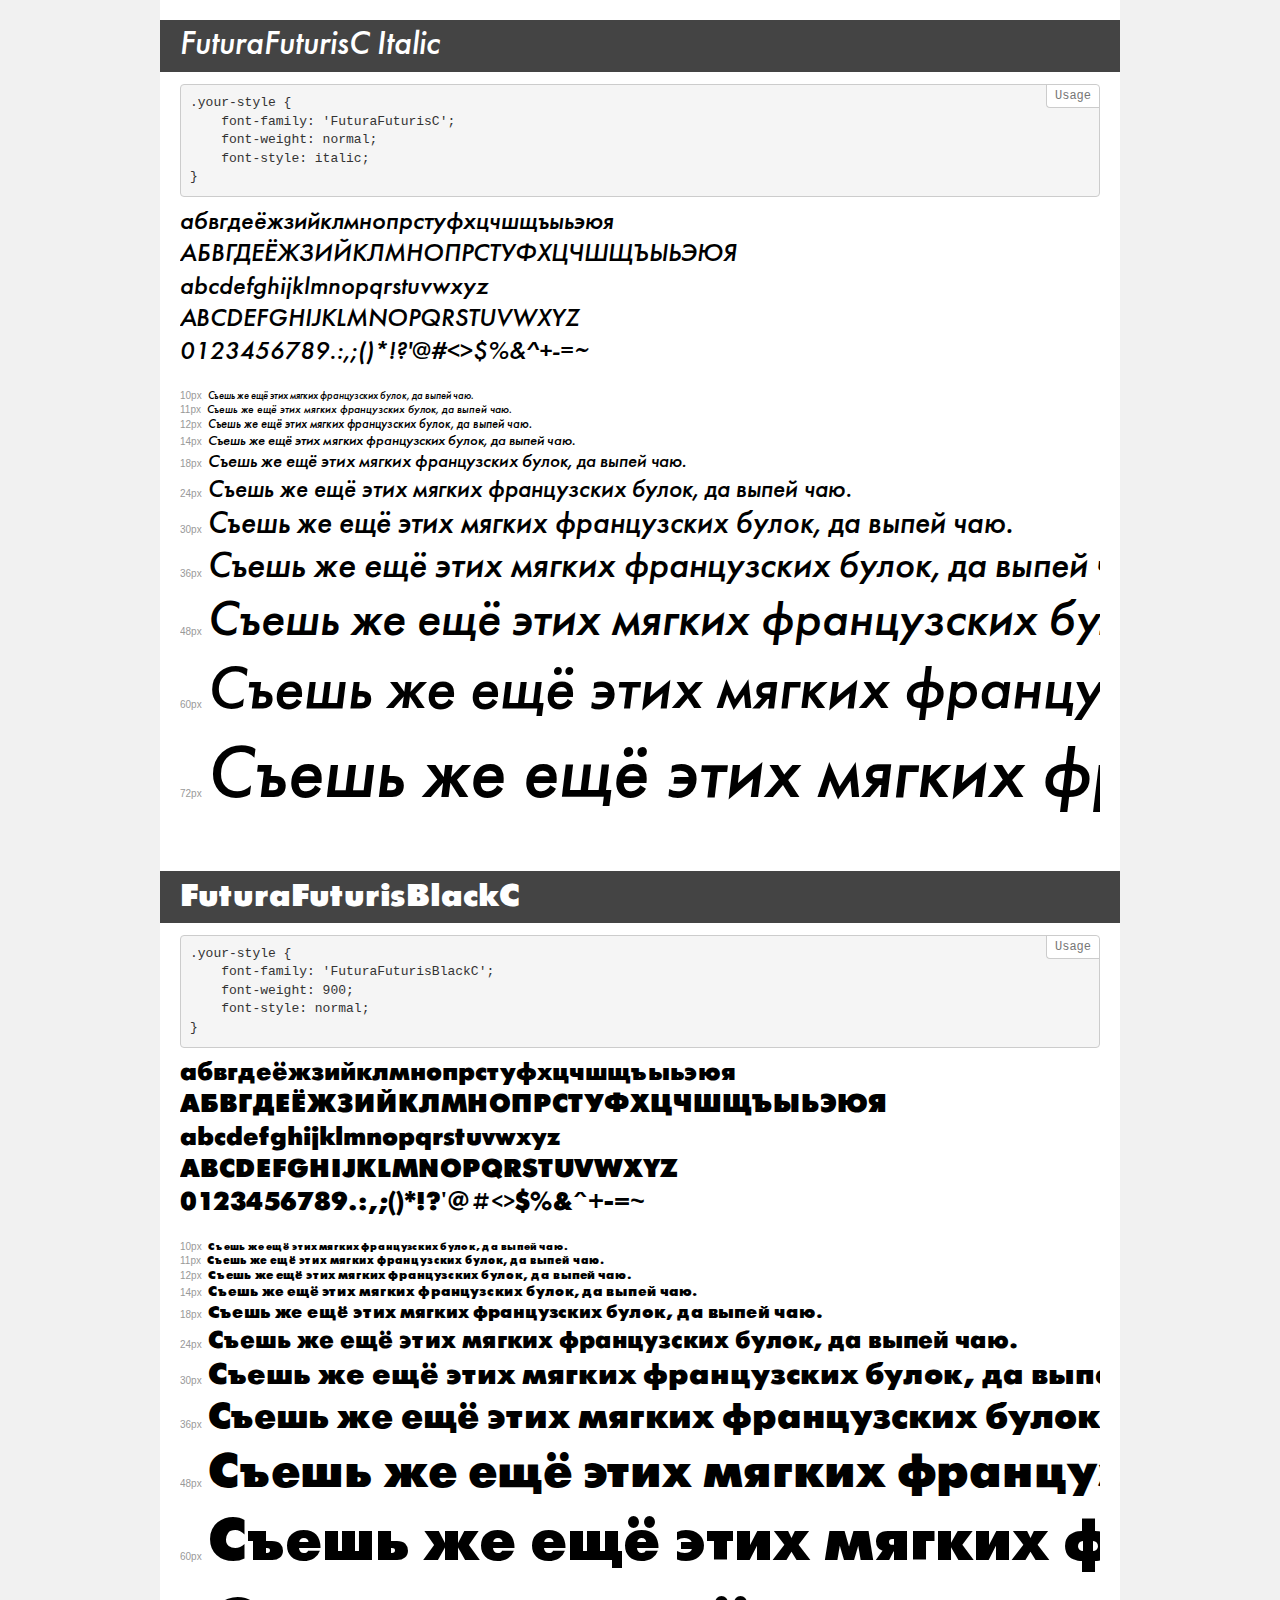
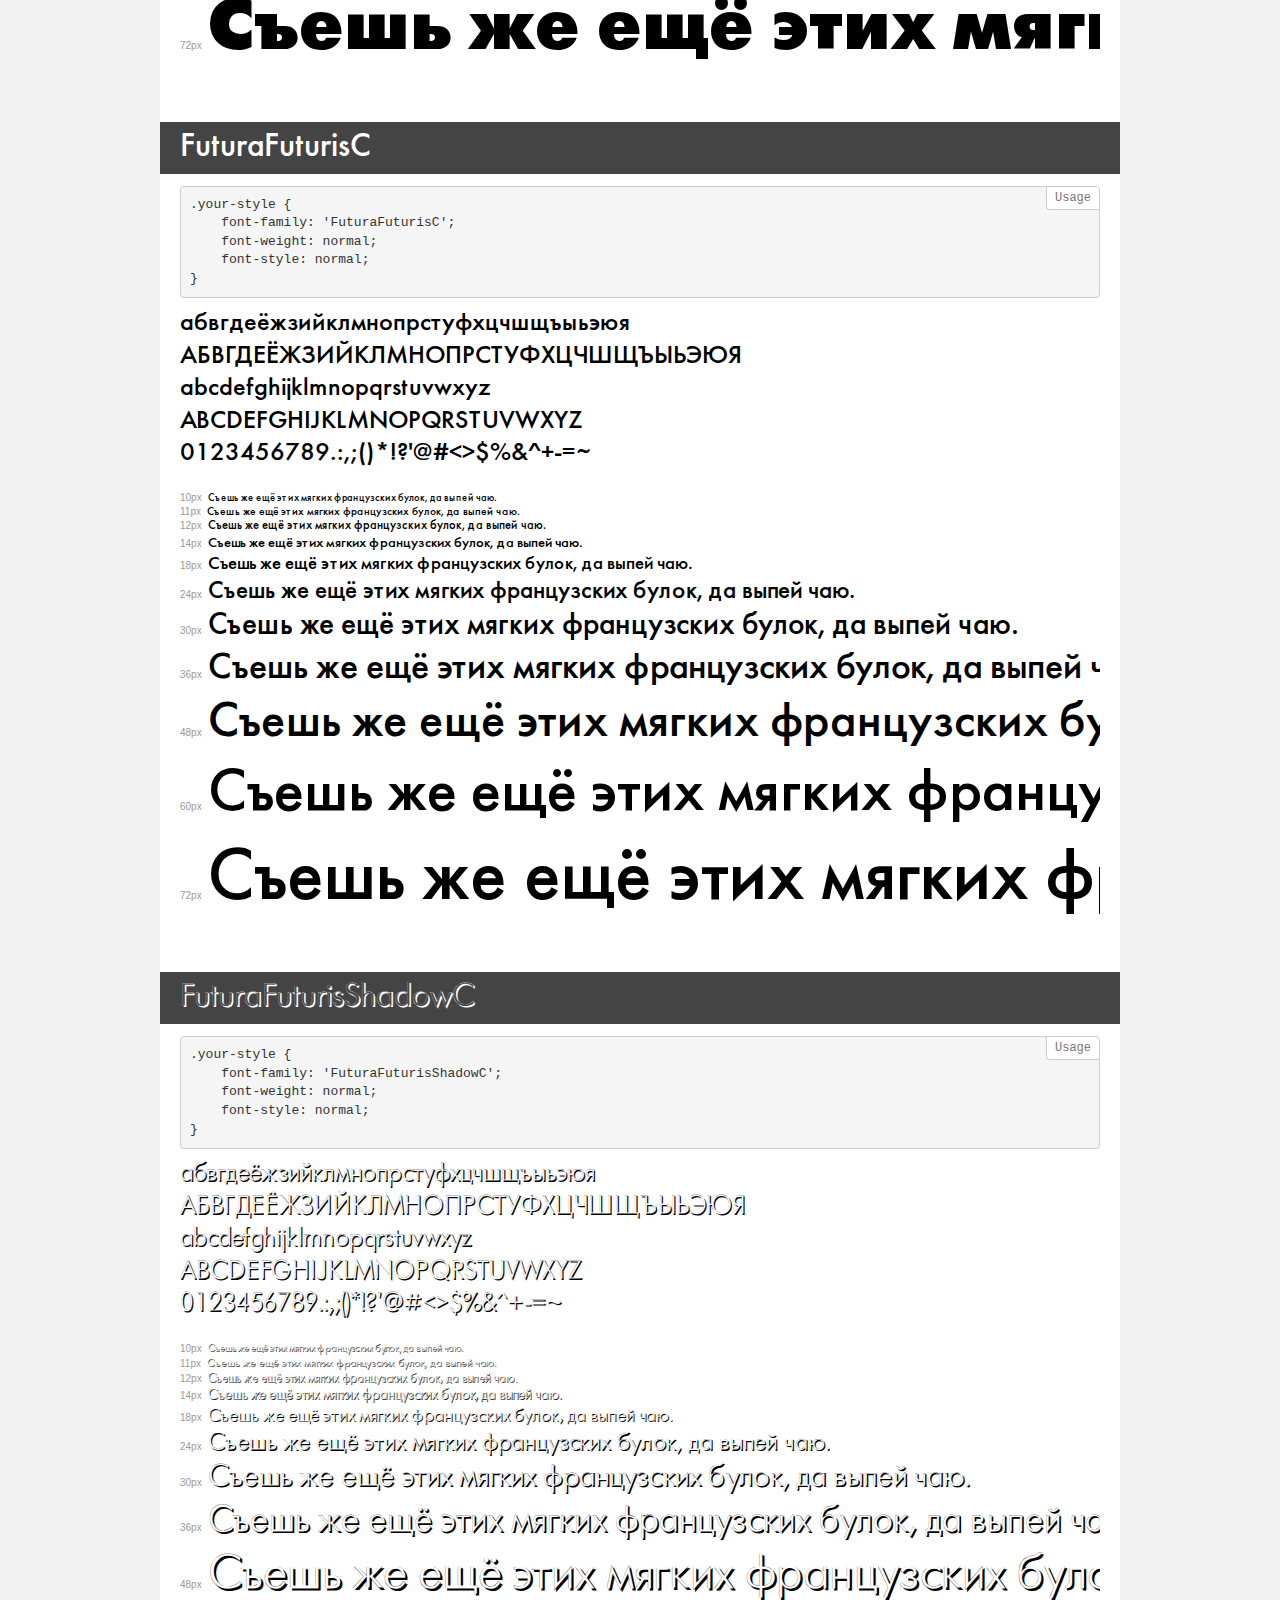
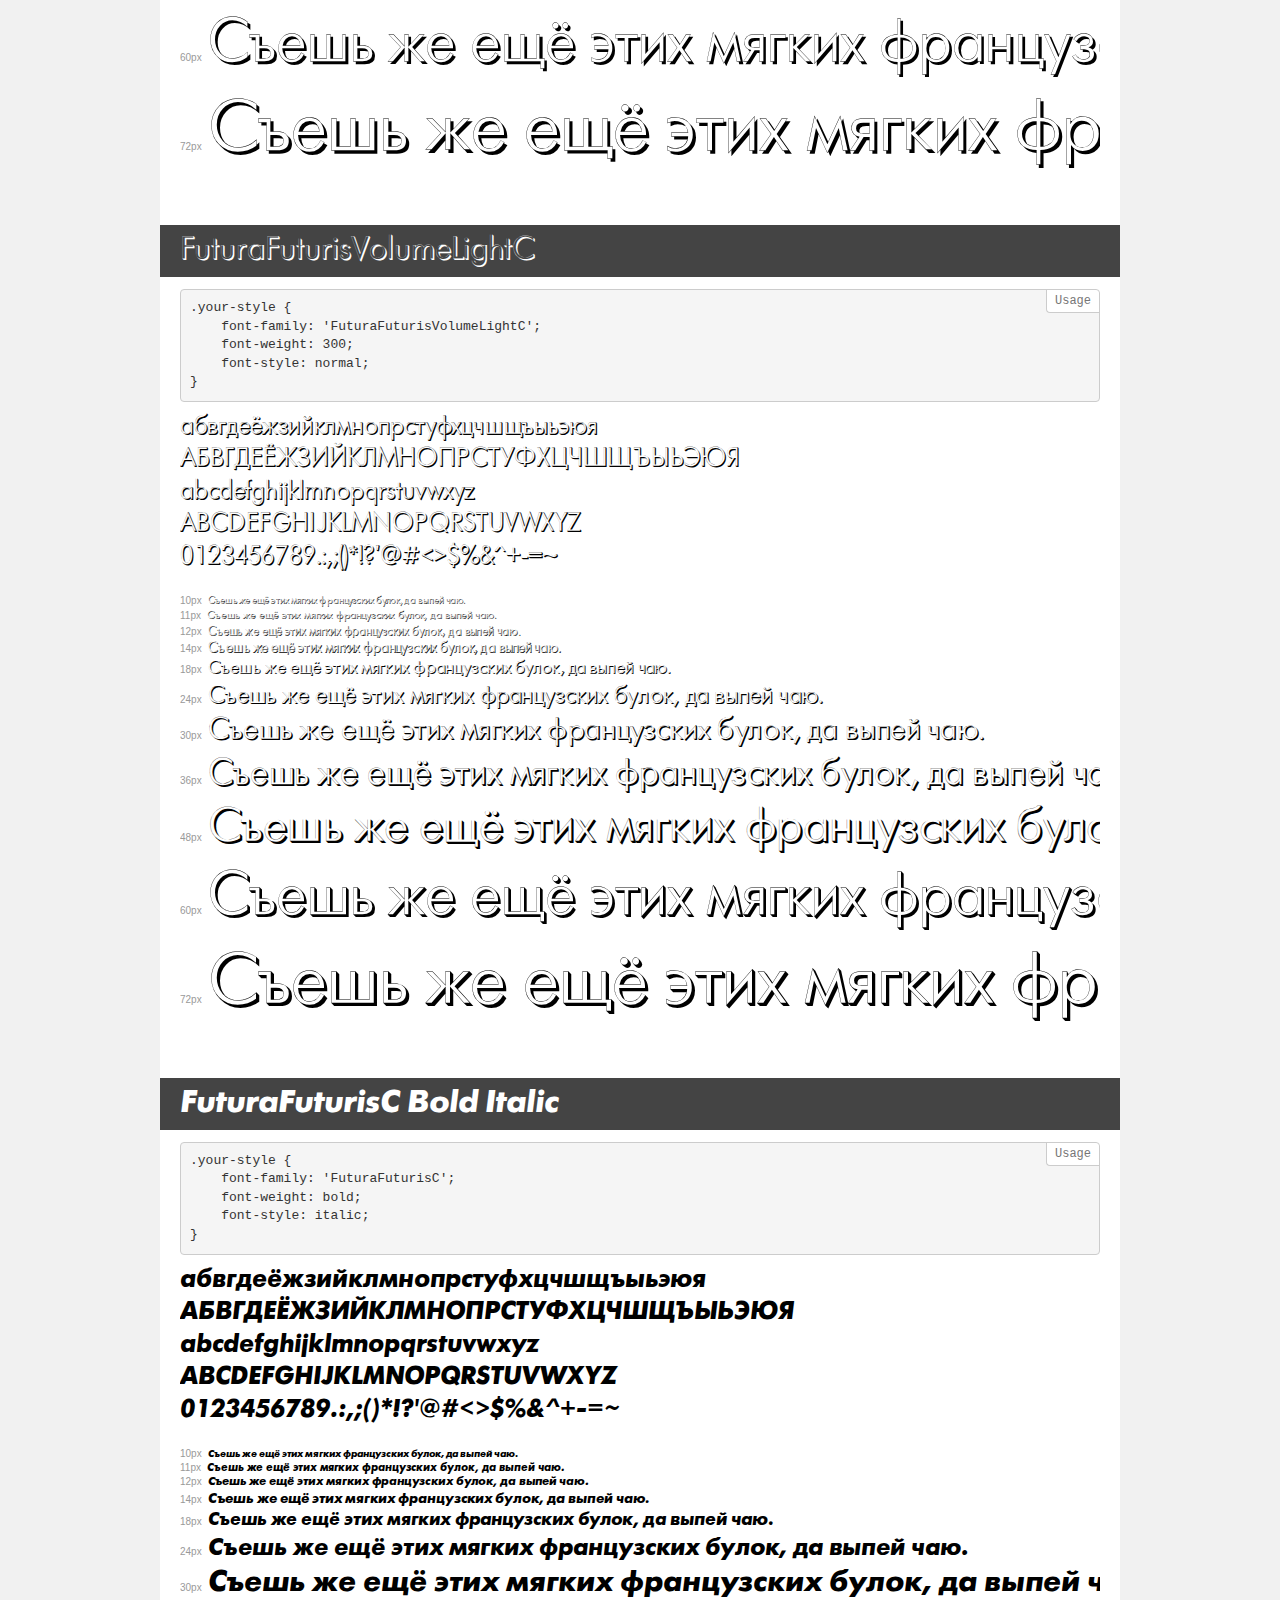
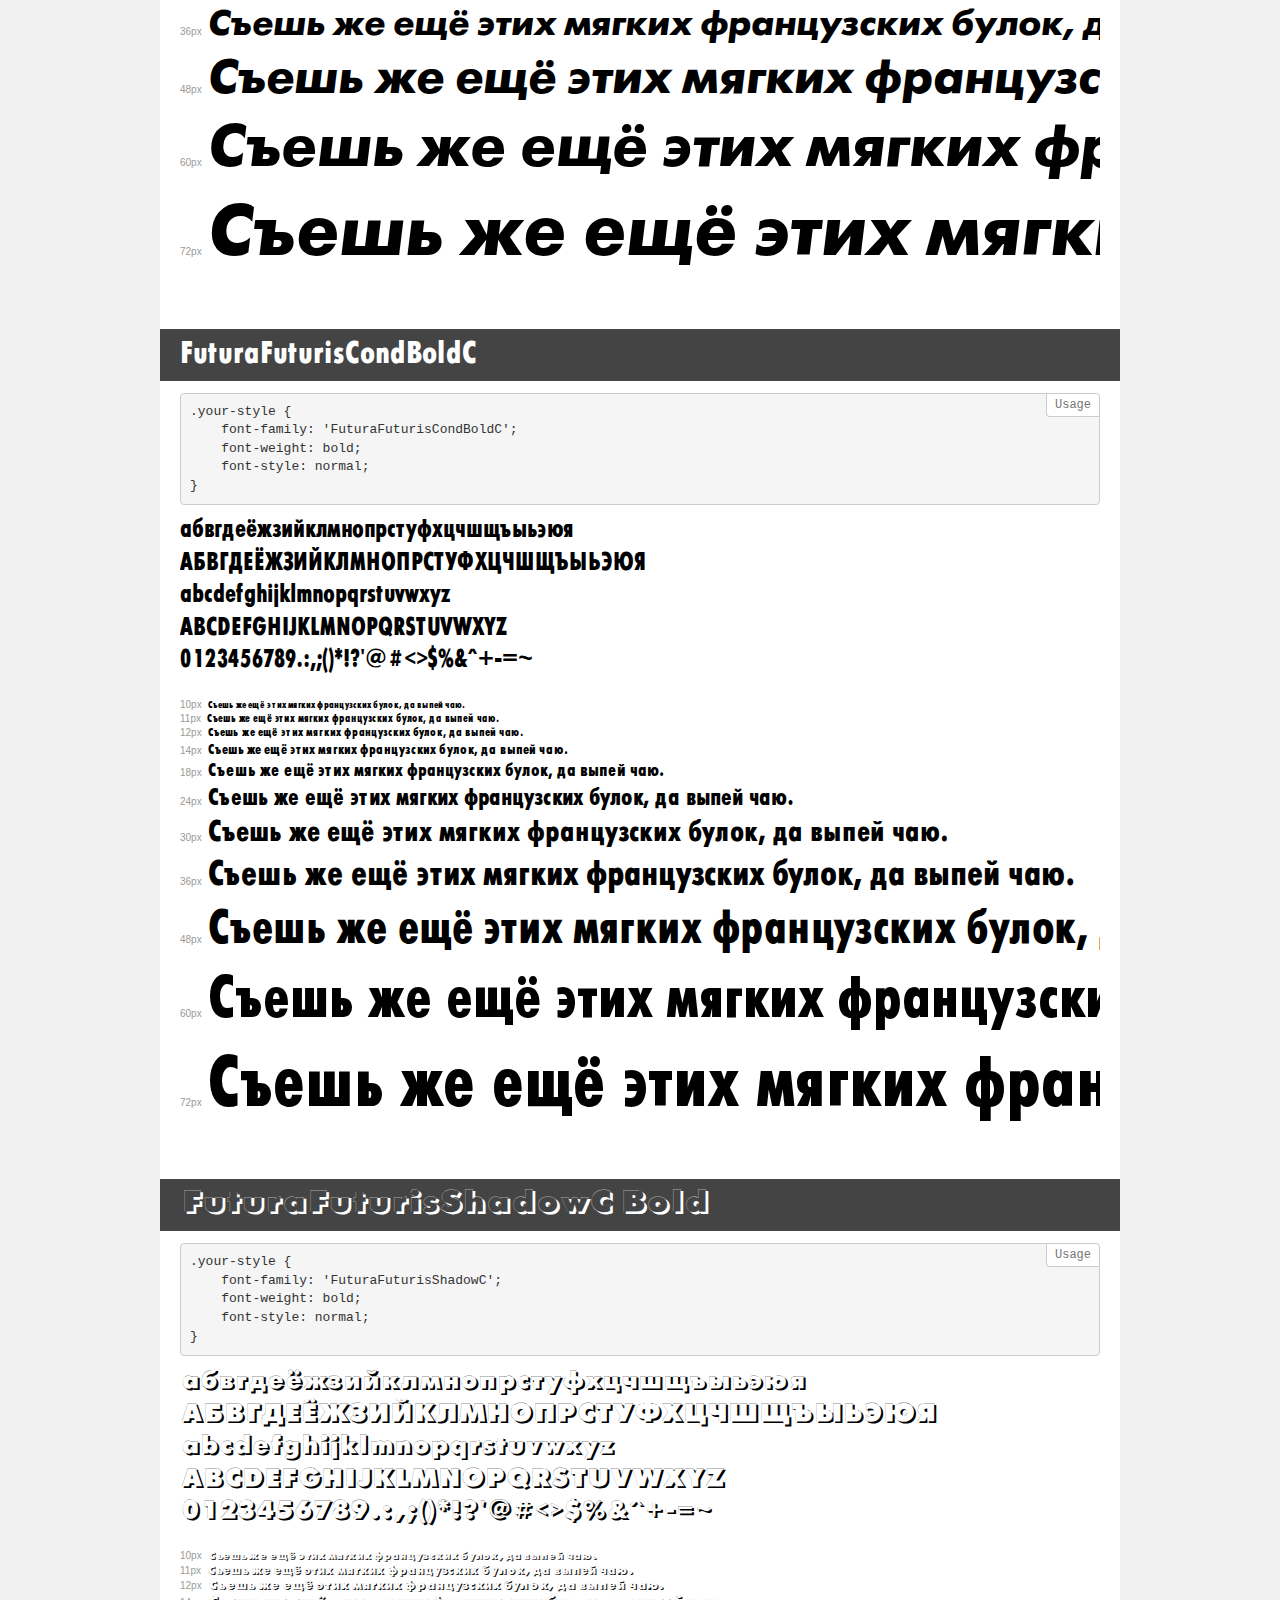
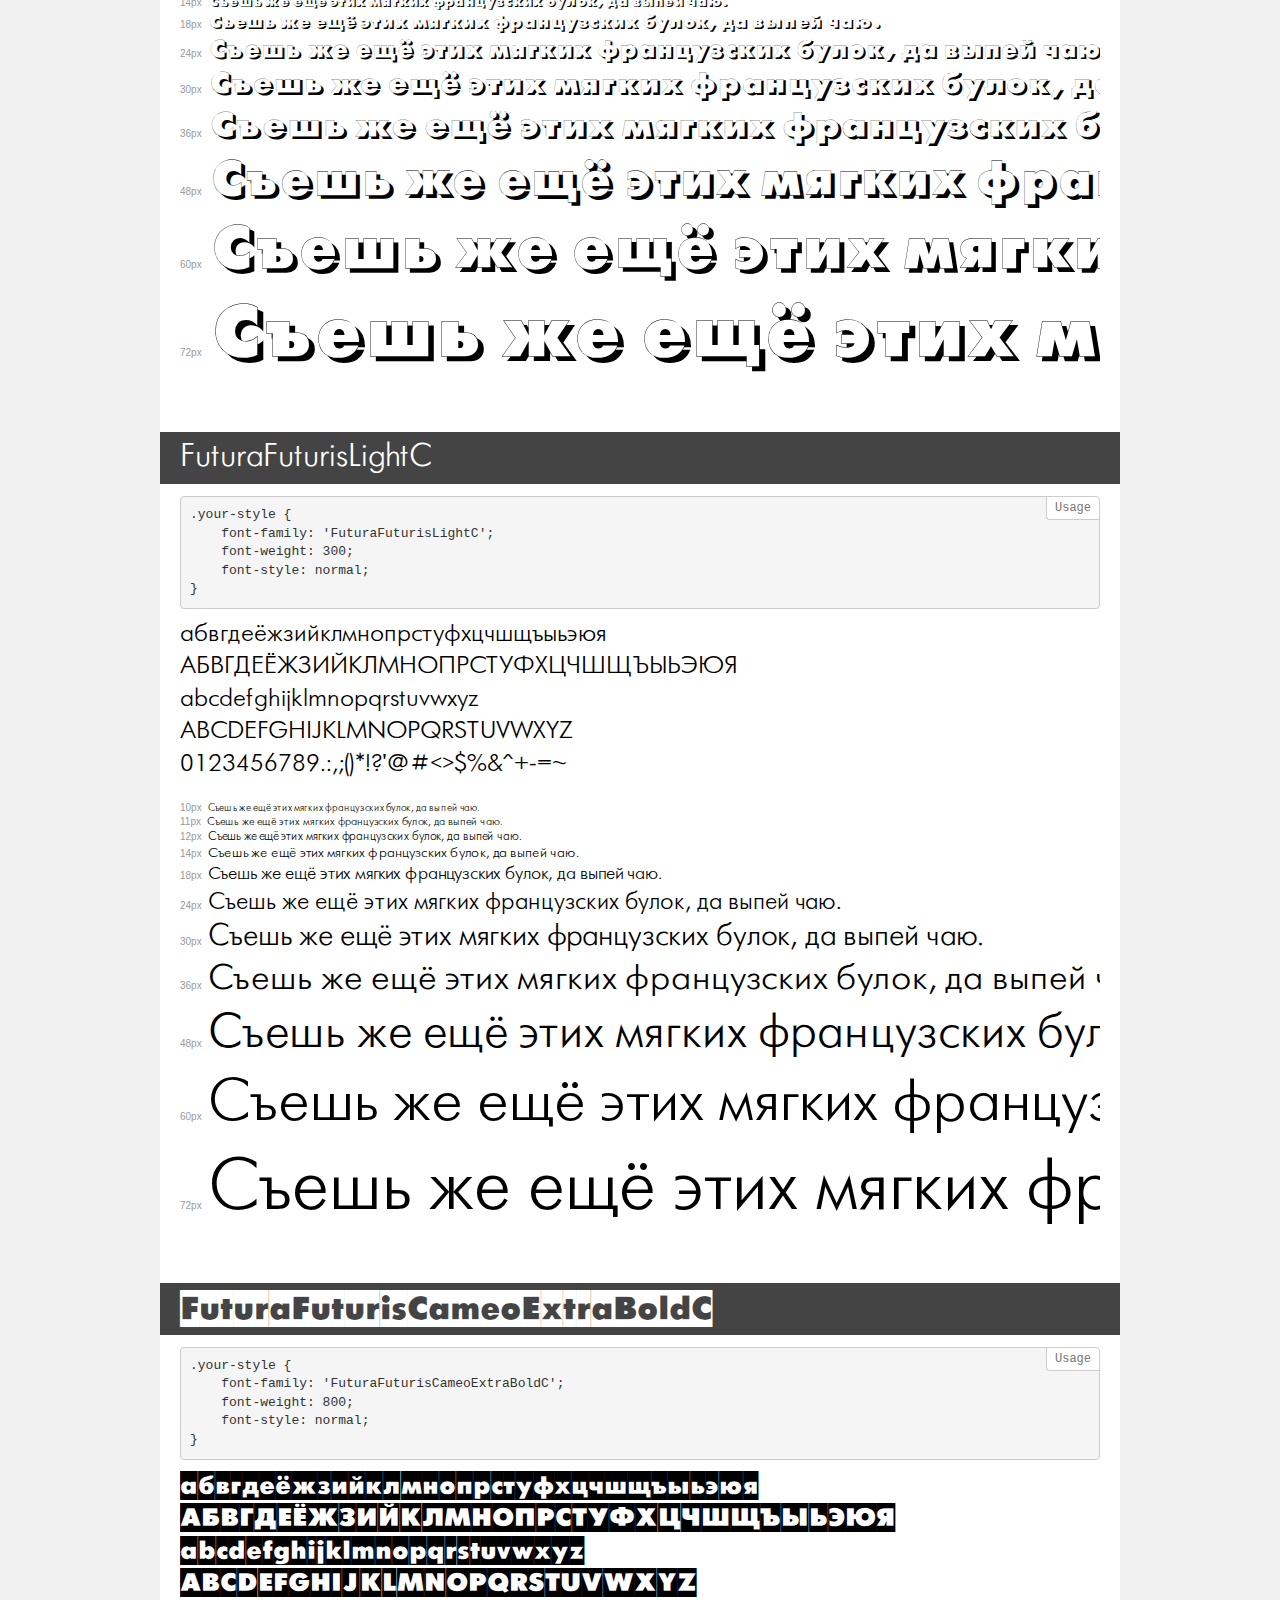
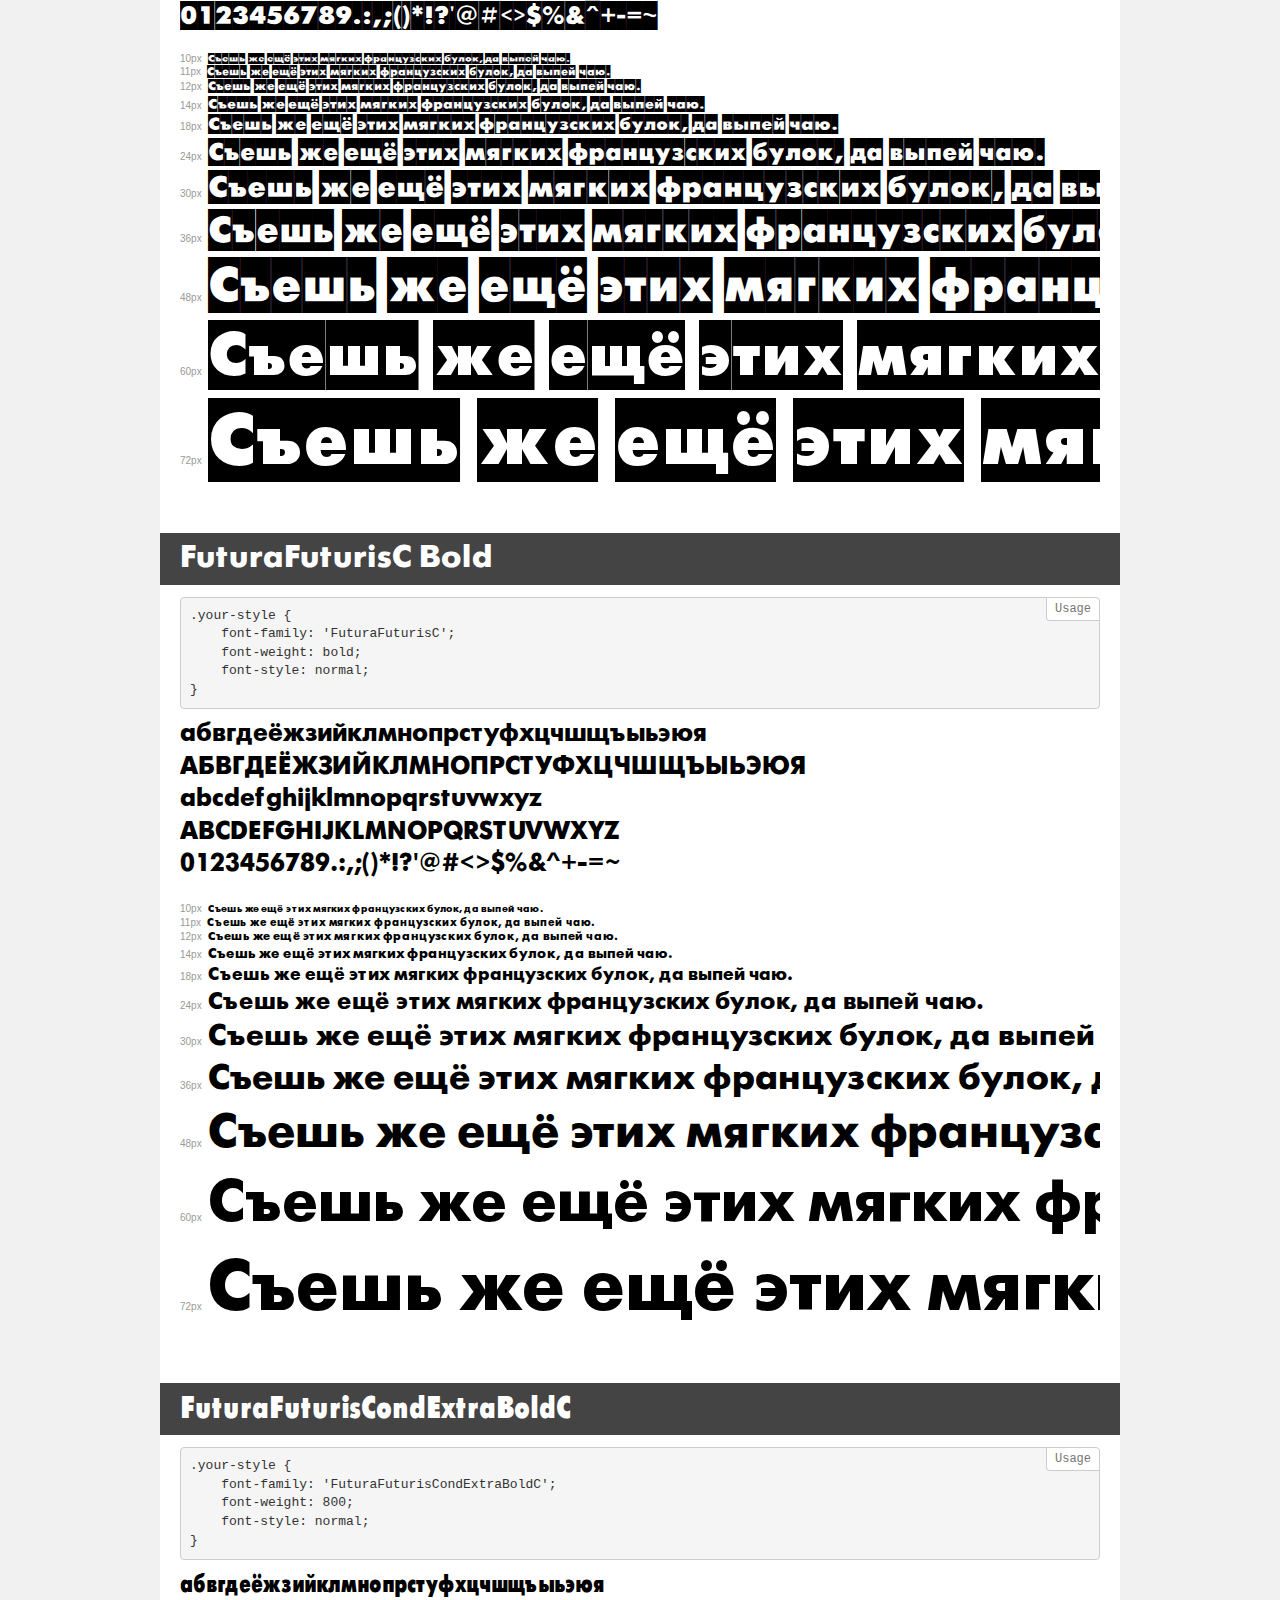
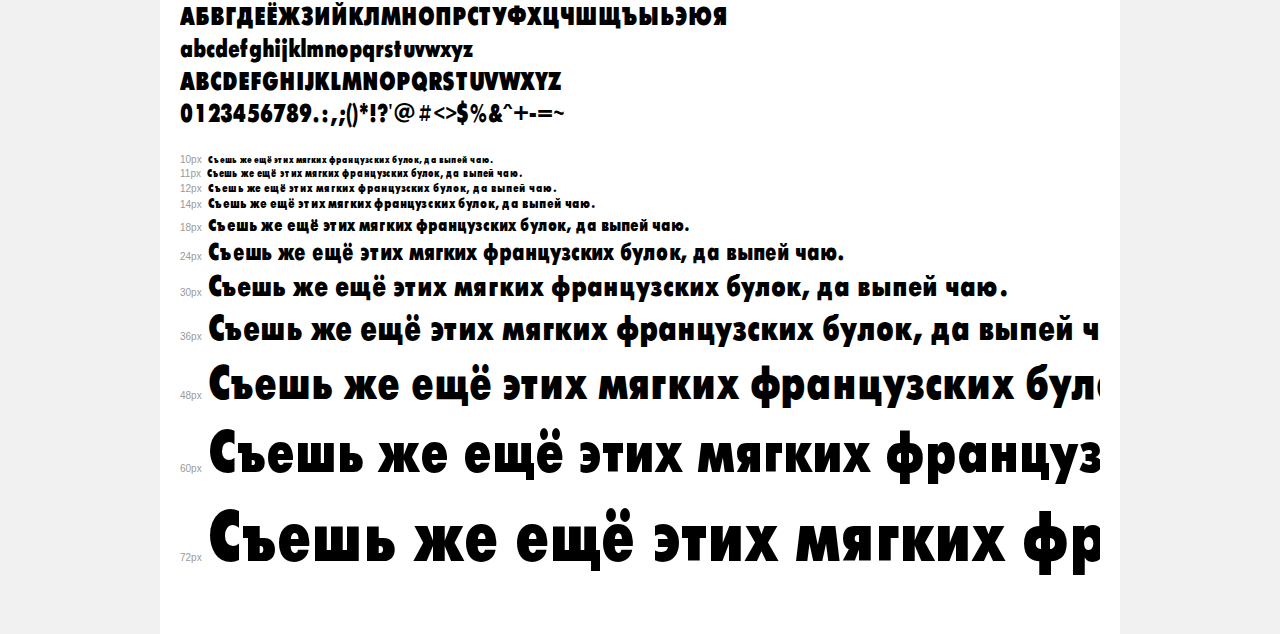
<file: public/fonts/FuturaFuturis/demo.html>
<!DOCTYPE html>
<html>
<head>
	<meta charset="utf-8">
	<meta http-equiv="X-UA-Compatible" content="IE=edge">
	<meta name="viewport" content="width=device-width, initial-scale=1">
	<meta name="robots" content="noindex, noarchive">
	<title>Transfonter demo</title>
	<link href="stylesheet.css" rel="stylesheet">
	<style>
		/*
		http://meyerweb.com/eric/tools/css/reset/
		v2.0 | 20110126
		License: none (public domain)
		*/
		html, body, div, span, applet, object, iframe,
		h1, h2, h3, h4, h5, h6, p, blockquote, pre,
		a, abbr, acronym, address, big, cite, code,
		del, dfn, em, img, ins, kbd, q, s, samp,
		small, strike, strong, sub, sup, tt, var,
		b, u, i, center,
		dl, dt, dd, ol, ul, li,
		fieldset, form, label, legend,
		table, caption, tbody, tfoot, thead, tr, th, td,
		article, aside, canvas, details, embed,
		figure, figcaption, footer, header, hgroup,
		menu, nav, output, ruby, section, summary,
		time, mark, audio, video {
			margin: 0;
			padding: 0;
			border: 0;
			font-size: 100%;
			font: inherit;
			vertical-align: baseline;
		}
		/* HTML5 display-role reset for older browsers */
		article, aside, details, figcaption, figure,
		footer, header, hgroup, menu, nav, section {
			display: block;
		}
		body {
			line-height: 1;
		}
		ol, ul {
			list-style: none;
		}
		blockquote, q {
			quotes: none;
		}
		blockquote:before, blockquote:after,
		q:before, q:after {
			content: '';
			content: none;
		}
		table {
			border-collapse: collapse;
			border-spacing: 0;
		}
		/* common styles */
		body {
			background: #f1f1f1;
			color: #000;
		}
		.page {
			background: #fff;
			width: 920px;
			margin: 0 auto;
			padding: 20px 20px 0 20px;
			overflow: hidden;
		}
		.font-container {
			overflow-x: auto;
			overflow-y: hidden;
			margin-bottom: 40px;
			line-height: 1.3;
			white-space: nowrap;
			padding-bottom: 5px;
		}
		h1 {
			position: relative;
			background: #444;
			font-size: 32px;
			color: #fff;
			padding: 10px 20px;
			margin: 0 -20px 12px -20px;
		}
		.letters {
			font-size: 25px;
			margin-bottom: 20px;
		}
		.s10:before {
			content: '10px';
		}
		.s11:before {
			content: '11px';
		}
		.s12:before {
			content: '12px';
		}
		.s14:before {
			content: '14px';
		}
		.s18:before {
			content: '18px';
		}
		.s24:before {
			content: '24px';
		}
		.s30:before {
			content: '30px';
		}
		.s36:before {
			content: '36px';
		}
		.s48:before {
			content: '48px';
		}
		.s60:before {
			content: '60px';
		}
		.s72:before {
			content: '72px';
		}
		.s10:before, .s11:before, .s12:before, .s14:before,
		.s18:before, .s24:before, .s30:before, .s36:before,
		.s48:before, .s60:before, .s72:before {
			font-family: Arial, sans-serif;
			font-size: 10px;
			font-weight: normal;
			font-style: normal;
			color: #999;
			padding-right: 6px;
		}
		pre {
			display: block;
			position: relative;
			padding: 9px;
			margin: 0 0 10px;
			font-family: Monaco, Menlo, Consolas, "Courier New", monospace !important;
			font-size: 13px;
			line-height: 1.428571429;
			color: #333;
			font-weight: normal !important;
			font-style: normal !important;
			background-color: #f5f5f5;
			border: 1px solid #ccc;
			overflow-x: auto;
			border-radius: 4px;
		}
		pre:after {
			display: block;
			position: absolute;
			right: 0;
			top: 0;
			content: 'Usage';
			line-height: 1;
			padding: 5px 8px;
			font-size: 12px;
			color: #767676;
			background-color: #fff;
			border: 1px solid #ccc;
			border-right: none;
			border-top: none;
			border-radius: 0 4px 0 4px;
			z-index: 10;
		}
		/* responsive */
		@media (max-width: 959px) {
			.page {
				width: auto;
				margin: 0;
			}
		}
	</style>
</head>
<body>
<div class="page">
	<div class="demo" style="font-family: 'FuturaFuturisC'; font-weight: normal; font-style: italic;">
		<h1>FuturaFuturisC Italic</h1>
		<pre>.your-style {
    font-family: 'FuturaFuturisC';
    font-weight: normal;
    font-style: italic;
}</pre>
		<div class="font-container">
			<p class="letters">
				абвгдеёжзийклмнопрстуфхцчшщъыьэюя <br />
				АБВГДЕЁЖЗИЙКЛМНОПРСТУФХЦЧШЩЪЫЬЭЮЯ <br />
				abcdefghijklmnopqrstuvwxyz <br />
				ABCDEFGHIJKLMNOPQRSTUVWXYZ <br />				0123456789.:,;()*!?'@#<>$%&^+-=~
			</p>
			<p class="s10" style="font-size: 10px;">Съешь же ещё этих мягких французских булок, да выпей чаю.</p>
			<p class="s11" style="font-size: 11px;">Съешь же ещё этих мягких французских булок, да выпей чаю.</p>
			<p class="s12" style="font-size: 12px;">Съешь же ещё этих мягких французских булок, да выпей чаю.</p>
			<p class="s14" style="font-size: 14px;">Съешь же ещё этих мягких французских булок, да выпей чаю.</p>
			<p class="s18" style="font-size: 18px;">Съешь же ещё этих мягких французских булок, да выпей чаю.</p>
			<p class="s24" style="font-size: 24px;">Съешь же ещё этих мягких французских булок, да выпей чаю.</p>
			<p class="s30" style="font-size: 30px;">Съешь же ещё этих мягких французских булок, да выпей чаю.</p>
			<p class="s36" style="font-size: 36px;">Съешь же ещё этих мягких французских булок, да выпей чаю.</p>
			<p class="s48" style="font-size: 48px;">Съешь же ещё этих мягких французских булок, да выпей чаю.</p>
			<p class="s60" style="font-size: 60px;">Съешь же ещё этих мягких французских булок, да выпей чаю.</p>
			<p class="s72" style="font-size: 72px;">Съешь же ещё этих мягких французских булок, да выпей чаю.</p>
		</div>
	</div>
	<div class="demo" style="font-family: 'FuturaFuturisBlackC'; font-weight: 900; font-style: normal;">
		<h1>FuturaFuturisBlackC</h1>
		<pre>.your-style {
    font-family: 'FuturaFuturisBlackC';
    font-weight: 900;
    font-style: normal;
}</pre>
		<div class="font-container">
			<p class="letters">
				абвгдеёжзийклмнопрстуфхцчшщъыьэюя <br />
				АБВГДЕЁЖЗИЙКЛМНОПРСТУФХЦЧШЩЪЫЬЭЮЯ <br />
				abcdefghijklmnopqrstuvwxyz <br />
				ABCDEFGHIJKLMNOPQRSTUVWXYZ <br />				0123456789.:,;()*!?'@#<>$%&^+-=~
			</p>
			<p class="s10" style="font-size: 10px;">Съешь же ещё этих мягких французских булок, да выпей чаю.</p>
			<p class="s11" style="font-size: 11px;">Съешь же ещё этих мягких французских булок, да выпей чаю.</p>
			<p class="s12" style="font-size: 12px;">Съешь же ещё этих мягких французских булок, да выпей чаю.</p>
			<p class="s14" style="font-size: 14px;">Съешь же ещё этих мягких французских булок, да выпей чаю.</p>
			<p class="s18" style="font-size: 18px;">Съешь же ещё этих мягких французских булок, да выпей чаю.</p>
			<p class="s24" style="font-size: 24px;">Съешь же ещё этих мягких французских булок, да выпей чаю.</p>
			<p class="s30" style="font-size: 30px;">Съешь же ещё этих мягких французских булок, да выпей чаю.</p>
			<p class="s36" style="font-size: 36px;">Съешь же ещё этих мягких французских булок, да выпей чаю.</p>
			<p class="s48" style="font-size: 48px;">Съешь же ещё этих мягких французских булок, да выпей чаю.</p>
			<p class="s60" style="font-size: 60px;">Съешь же ещё этих мягких французских булок, да выпей чаю.</p>
			<p class="s72" style="font-size: 72px;">Съешь же ещё этих мягких французских булок, да выпей чаю.</p>
		</div>
	</div>
	<div class="demo" style="font-family: 'FuturaFuturisC'; font-weight: normal; font-style: normal;">
		<h1>FuturaFuturisC</h1>
		<pre>.your-style {
    font-family: 'FuturaFuturisC';
    font-weight: normal;
    font-style: normal;
}</pre>
		<div class="font-container">
			<p class="letters">
				абвгдеёжзийклмнопрстуфхцчшщъыьэюя <br />
				АБВГДЕЁЖЗИЙКЛМНОПРСТУФХЦЧШЩЪЫЬЭЮЯ <br />
				abcdefghijklmnopqrstuvwxyz <br />
				ABCDEFGHIJKLMNOPQRSTUVWXYZ <br />				0123456789.:,;()*!?'@#<>$%&^+-=~
			</p>
			<p class="s10" style="font-size: 10px;">Съешь же ещё этих мягких французских булок, да выпей чаю.</p>
			<p class="s11" style="font-size: 11px;">Съешь же ещё этих мягких французских булок, да выпей чаю.</p>
			<p class="s12" style="font-size: 12px;">Съешь же ещё этих мягких французских булок, да выпей чаю.</p>
			<p class="s14" style="font-size: 14px;">Съешь же ещё этих мягких французских булок, да выпей чаю.</p>
			<p class="s18" style="font-size: 18px;">Съешь же ещё этих мягких французских булок, да выпей чаю.</p>
			<p class="s24" style="font-size: 24px;">Съешь же ещё этих мягких французских булок, да выпей чаю.</p>
			<p class="s30" style="font-size: 30px;">Съешь же ещё этих мягких французских булок, да выпей чаю.</p>
			<p class="s36" style="font-size: 36px;">Съешь же ещё этих мягких французских булок, да выпей чаю.</p>
			<p class="s48" style="font-size: 48px;">Съешь же ещё этих мягких французских булок, да выпей чаю.</p>
			<p class="s60" style="font-size: 60px;">Съешь же ещё этих мягких французских булок, да выпей чаю.</p>
			<p class="s72" style="font-size: 72px;">Съешь же ещё этих мягких французских булок, да выпей чаю.</p>
		</div>
	</div>
	<div class="demo" style="font-family: 'FuturaFuturisShadowC'; font-weight: normal; font-style: normal;">
		<h1>FuturaFuturisShadowC</h1>
		<pre>.your-style {
    font-family: 'FuturaFuturisShadowC';
    font-weight: normal;
    font-style: normal;
}</pre>
		<div class="font-container">
			<p class="letters">
				абвгдеёжзийклмнопрстуфхцчшщъыьэюя <br />
				АБВГДЕЁЖЗИЙКЛМНОПРСТУФХЦЧШЩЪЫЬЭЮЯ <br />
				abcdefghijklmnopqrstuvwxyz <br />
				ABCDEFGHIJKLMNOPQRSTUVWXYZ <br />				0123456789.:,;()*!?'@#<>$%&^+-=~
			</p>
			<p class="s10" style="font-size: 10px;">Съешь же ещё этих мягких французских булок, да выпей чаю.</p>
			<p class="s11" style="font-size: 11px;">Съешь же ещё этих мягких французских булок, да выпей чаю.</p>
			<p class="s12" style="font-size: 12px;">Съешь же ещё этих мягких французских булок, да выпей чаю.</p>
			<p class="s14" style="font-size: 14px;">Съешь же ещё этих мягких французских булок, да выпей чаю.</p>
			<p class="s18" style="font-size: 18px;">Съешь же ещё этих мягких французских булок, да выпей чаю.</p>
			<p class="s24" style="font-size: 24px;">Съешь же ещё этих мягких французских булок, да выпей чаю.</p>
			<p class="s30" style="font-size: 30px;">Съешь же ещё этих мягких французских булок, да выпей чаю.</p>
			<p class="s36" style="font-size: 36px;">Съешь же ещё этих мягких французских булок, да выпей чаю.</p>
			<p class="s48" style="font-size: 48px;">Съешь же ещё этих мягких французских булок, да выпей чаю.</p>
			<p class="s60" style="font-size: 60px;">Съешь же ещё этих мягких французских булок, да выпей чаю.</p>
			<p class="s72" style="font-size: 72px;">Съешь же ещё этих мягких французских булок, да выпей чаю.</p>
		</div>
	</div>
	<div class="demo" style="font-family: 'FuturaFuturisVolumeLightC'; font-weight: 300; font-style: normal;">
		<h1>FuturaFuturisVolumeLightC</h1>
		<pre>.your-style {
    font-family: 'FuturaFuturisVolumeLightC';
    font-weight: 300;
    font-style: normal;
}</pre>
		<div class="font-container">
			<p class="letters">
				абвгдеёжзийклмнопрстуфхцчшщъыьэюя <br />
				АБВГДЕЁЖЗИЙКЛМНОПРСТУФХЦЧШЩЪЫЬЭЮЯ <br />
				abcdefghijklmnopqrstuvwxyz <br />
				ABCDEFGHIJKLMNOPQRSTUVWXYZ <br />				0123456789.:,;()*!?'@#<>$%&^+-=~
			</p>
			<p class="s10" style="font-size: 10px;">Съешь же ещё этих мягких французских булок, да выпей чаю.</p>
			<p class="s11" style="font-size: 11px;">Съешь же ещё этих мягких французских булок, да выпей чаю.</p>
			<p class="s12" style="font-size: 12px;">Съешь же ещё этих мягких французских булок, да выпей чаю.</p>
			<p class="s14" style="font-size: 14px;">Съешь же ещё этих мягких французских булок, да выпей чаю.</p>
			<p class="s18" style="font-size: 18px;">Съешь же ещё этих мягких французских булок, да выпей чаю.</p>
			<p class="s24" style="font-size: 24px;">Съешь же ещё этих мягких французских булок, да выпей чаю.</p>
			<p class="s30" style="font-size: 30px;">Съешь же ещё этих мягких французских булок, да выпей чаю.</p>
			<p class="s36" style="font-size: 36px;">Съешь же ещё этих мягких французских булок, да выпей чаю.</p>
			<p class="s48" style="font-size: 48px;">Съешь же ещё этих мягких французских булок, да выпей чаю.</p>
			<p class="s60" style="font-size: 60px;">Съешь же ещё этих мягких французских булок, да выпей чаю.</p>
			<p class="s72" style="font-size: 72px;">Съешь же ещё этих мягких французских булок, да выпей чаю.</p>
		</div>
	</div>
	<div class="demo" style="font-family: 'FuturaFuturisC'; font-weight: bold; font-style: italic;">
		<h1>FuturaFuturisC Bold Italic</h1>
		<pre>.your-style {
    font-family: 'FuturaFuturisC';
    font-weight: bold;
    font-style: italic;
}</pre>
		<div class="font-container">
			<p class="letters">
				абвгдеёжзийклмнопрстуфхцчшщъыьэюя <br />
				АБВГДЕЁЖЗИЙКЛМНОПРСТУФХЦЧШЩЪЫЬЭЮЯ <br />
				abcdefghijklmnopqrstuvwxyz <br />
				ABCDEFGHIJKLMNOPQRSTUVWXYZ <br />				0123456789.:,;()*!?'@#<>$%&^+-=~
			</p>
			<p class="s10" style="font-size: 10px;">Съешь же ещё этих мягких французских булок, да выпей чаю.</p>
			<p class="s11" style="font-size: 11px;">Съешь же ещё этих мягких французских булок, да выпей чаю.</p>
			<p class="s12" style="font-size: 12px;">Съешь же ещё этих мягких французских булок, да выпей чаю.</p>
			<p class="s14" style="font-size: 14px;">Съешь же ещё этих мягких французских булок, да выпей чаю.</p>
			<p class="s18" style="font-size: 18px;">Съешь же ещё этих мягких французских булок, да выпей чаю.</p>
			<p class="s24" style="font-size: 24px;">Съешь же ещё этих мягких французских булок, да выпей чаю.</p>
			<p class="s30" style="font-size: 30px;">Съешь же ещё этих мягких французских булок, да выпей чаю.</p>
			<p class="s36" style="font-size: 36px;">Съешь же ещё этих мягких французских булок, да выпей чаю.</p>
			<p class="s48" style="font-size: 48px;">Съешь же ещё этих мягких французских булок, да выпей чаю.</p>
			<p class="s60" style="font-size: 60px;">Съешь же ещё этих мягких французских булок, да выпей чаю.</p>
			<p class="s72" style="font-size: 72px;">Съешь же ещё этих мягких французских булок, да выпей чаю.</p>
		</div>
	</div>
	<div class="demo" style="font-family: 'FuturaFuturisCondBoldC'; font-weight: bold; font-style: normal;">
		<h1>FuturaFuturisCondBoldC</h1>
		<pre>.your-style {
    font-family: 'FuturaFuturisCondBoldC';
    font-weight: bold;
    font-style: normal;
}</pre>
		<div class="font-container">
			<p class="letters">
				абвгдеёжзийклмнопрстуфхцчшщъыьэюя <br />
				АБВГДЕЁЖЗИЙКЛМНОПРСТУФХЦЧШЩЪЫЬЭЮЯ <br />
				abcdefghijklmnopqrstuvwxyz <br />
				ABCDEFGHIJKLMNOPQRSTUVWXYZ <br />				0123456789.:,;()*!?'@#<>$%&^+-=~
			</p>
			<p class="s10" style="font-size: 10px;">Съешь же ещё этих мягких французских булок, да выпей чаю.</p>
			<p class="s11" style="font-size: 11px;">Съешь же ещё этих мягких французских булок, да выпей чаю.</p>
			<p class="s12" style="font-size: 12px;">Съешь же ещё этих мягких французских булок, да выпей чаю.</p>
			<p class="s14" style="font-size: 14px;">Съешь же ещё этих мягких французских булок, да выпей чаю.</p>
			<p class="s18" style="font-size: 18px;">Съешь же ещё этих мягких французских булок, да выпей чаю.</p>
			<p class="s24" style="font-size: 24px;">Съешь же ещё этих мягких французских булок, да выпей чаю.</p>
			<p class="s30" style="font-size: 30px;">Съешь же ещё этих мягких французских булок, да выпей чаю.</p>
			<p class="s36" style="font-size: 36px;">Съешь же ещё этих мягких французских булок, да выпей чаю.</p>
			<p class="s48" style="font-size: 48px;">Съешь же ещё этих мягких французских булок, да выпей чаю.</p>
			<p class="s60" style="font-size: 60px;">Съешь же ещё этих мягких французских булок, да выпей чаю.</p>
			<p class="s72" style="font-size: 72px;">Съешь же ещё этих мягких французских булок, да выпей чаю.</p>
		</div>
	</div>
	<div class="demo" style="font-family: 'FuturaFuturisShadowC'; font-weight: bold; font-style: normal;">
		<h1>FuturaFuturisShadowC Bold</h1>
		<pre>.your-style {
    font-family: 'FuturaFuturisShadowC';
    font-weight: bold;
    font-style: normal;
}</pre>
		<div class="font-container">
			<p class="letters">
				абвгдеёжзийклмнопрстуфхцчшщъыьэюя <br />
				АБВГДЕЁЖЗИЙКЛМНОПРСТУФХЦЧШЩЪЫЬЭЮЯ <br />
				abcdefghijklmnopqrstuvwxyz <br />
				ABCDEFGHIJKLMNOPQRSTUVWXYZ <br />				0123456789.:,;()*!?'@#<>$%&^+-=~
			</p>
			<p class="s10" style="font-size: 10px;">Съешь же ещё этих мягких французских булок, да выпей чаю.</p>
			<p class="s11" style="font-size: 11px;">Съешь же ещё этих мягких французских булок, да выпей чаю.</p>
			<p class="s12" style="font-size: 12px;">Съешь же ещё этих мягких французских булок, да выпей чаю.</p>
			<p class="s14" style="font-size: 14px;">Съешь же ещё этих мягких французских булок, да выпей чаю.</p>
			<p class="s18" style="font-size: 18px;">Съешь же ещё этих мягких французских булок, да выпей чаю.</p>
			<p class="s24" style="font-size: 24px;">Съешь же ещё этих мягких французских булок, да выпей чаю.</p>
			<p class="s30" style="font-size: 30px;">Съешь же ещё этих мягких французских булок, да выпей чаю.</p>
			<p class="s36" style="font-size: 36px;">Съешь же ещё этих мягких французских булок, да выпей чаю.</p>
			<p class="s48" style="font-size: 48px;">Съешь же ещё этих мягких французских булок, да выпей чаю.</p>
			<p class="s60" style="font-size: 60px;">Съешь же ещё этих мягких французских булок, да выпей чаю.</p>
			<p class="s72" style="font-size: 72px;">Съешь же ещё этих мягких французских булок, да выпей чаю.</p>
		</div>
	</div>
	<div class="demo" style="font-family: 'FuturaFuturisLightC'; font-weight: 300; font-style: normal;">
		<h1>FuturaFuturisLightC</h1>
		<pre>.your-style {
    font-family: 'FuturaFuturisLightC';
    font-weight: 300;
    font-style: normal;
}</pre>
		<div class="font-container">
			<p class="letters">
				абвгдеёжзийклмнопрстуфхцчшщъыьэюя <br />
				АБВГДЕЁЖЗИЙКЛМНОПРСТУФХЦЧШЩЪЫЬЭЮЯ <br />
				abcdefghijklmnopqrstuvwxyz <br />
				ABCDEFGHIJKLMNOPQRSTUVWXYZ <br />				0123456789.:,;()*!?'@#<>$%&^+-=~
			</p>
			<p class="s10" style="font-size: 10px;">Съешь же ещё этих мягких французских булок, да выпей чаю.</p>
			<p class="s11" style="font-size: 11px;">Съешь же ещё этих мягких французских булок, да выпей чаю.</p>
			<p class="s12" style="font-size: 12px;">Съешь же ещё этих мягких французских булок, да выпей чаю.</p>
			<p class="s14" style="font-size: 14px;">Съешь же ещё этих мягких французских булок, да выпей чаю.</p>
			<p class="s18" style="font-size: 18px;">Съешь же ещё этих мягких французских булок, да выпей чаю.</p>
			<p class="s24" style="font-size: 24px;">Съешь же ещё этих мягких французских булок, да выпей чаю.</p>
			<p class="s30" style="font-size: 30px;">Съешь же ещё этих мягких французских булок, да выпей чаю.</p>
			<p class="s36" style="font-size: 36px;">Съешь же ещё этих мягких французских булок, да выпей чаю.</p>
			<p class="s48" style="font-size: 48px;">Съешь же ещё этих мягких французских булок, да выпей чаю.</p>
			<p class="s60" style="font-size: 60px;">Съешь же ещё этих мягких французских булок, да выпей чаю.</p>
			<p class="s72" style="font-size: 72px;">Съешь же ещё этих мягких французских булок, да выпей чаю.</p>
		</div>
	</div>
	<div class="demo" style="font-family: 'FuturaFuturisCameoExtraBoldC'; font-weight: 800; font-style: normal;">
		<h1>FuturaFuturisCameoExtraBoldC</h1>
		<pre>.your-style {
    font-family: 'FuturaFuturisCameoExtraBoldC';
    font-weight: 800;
    font-style: normal;
}</pre>
		<div class="font-container">
			<p class="letters">
				абвгдеёжзийклмнопрстуфхцчшщъыьэюя <br />
				АБВГДЕЁЖЗИЙКЛМНОПРСТУФХЦЧШЩЪЫЬЭЮЯ <br />
				abcdefghijklmnopqrstuvwxyz <br />
				ABCDEFGHIJKLMNOPQRSTUVWXYZ <br />				0123456789.:,;()*!?'@#<>$%&^+-=~
			</p>
			<p class="s10" style="font-size: 10px;">Съешь же ещё этих мягких французских булок, да выпей чаю.</p>
			<p class="s11" style="font-size: 11px;">Съешь же ещё этих мягких французских булок, да выпей чаю.</p>
			<p class="s12" style="font-size: 12px;">Съешь же ещё этих мягких французских булок, да выпей чаю.</p>
			<p class="s14" style="font-size: 14px;">Съешь же ещё этих мягких французских булок, да выпей чаю.</p>
			<p class="s18" style="font-size: 18px;">Съешь же ещё этих мягких французских булок, да выпей чаю.</p>
			<p class="s24" style="font-size: 24px;">Съешь же ещё этих мягких французских булок, да выпей чаю.</p>
			<p class="s30" style="font-size: 30px;">Съешь же ещё этих мягких французских булок, да выпей чаю.</p>
			<p class="s36" style="font-size: 36px;">Съешь же ещё этих мягких французских булок, да выпей чаю.</p>
			<p class="s48" style="font-size: 48px;">Съешь же ещё этих мягких французских булок, да выпей чаю.</p>
			<p class="s60" style="font-size: 60px;">Съешь же ещё этих мягких французских булок, да выпей чаю.</p>
			<p class="s72" style="font-size: 72px;">Съешь же ещё этих мягких французских булок, да выпей чаю.</p>
		</div>
	</div>
	<div class="demo" style="font-family: 'FuturaFuturisC'; font-weight: bold; font-style: normal;">
		<h1>FuturaFuturisC Bold</h1>
		<pre>.your-style {
    font-family: 'FuturaFuturisC';
    font-weight: bold;
    font-style: normal;
}</pre>
		<div class="font-container">
			<p class="letters">
				абвгдеёжзийклмнопрстуфхцчшщъыьэюя <br />
				АБВГДЕЁЖЗИЙКЛМНОПРСТУФХЦЧШЩЪЫЬЭЮЯ <br />
				abcdefghijklmnopqrstuvwxyz <br />
				ABCDEFGHIJKLMNOPQRSTUVWXYZ <br />				0123456789.:,;()*!?'@#<>$%&^+-=~
			</p>
			<p class="s10" style="font-size: 10px;">Съешь же ещё этих мягких французских булок, да выпей чаю.</p>
			<p class="s11" style="font-size: 11px;">Съешь же ещё этих мягких французских булок, да выпей чаю.</p>
			<p class="s12" style="font-size: 12px;">Съешь же ещё этих мягких французских булок, да выпей чаю.</p>
			<p class="s14" style="font-size: 14px;">Съешь же ещё этих мягких французских булок, да выпей чаю.</p>
			<p class="s18" style="font-size: 18px;">Съешь же ещё этих мягких французских булок, да выпей чаю.</p>
			<p class="s24" style="font-size: 24px;">Съешь же ещё этих мягких французских булок, да выпей чаю.</p>
			<p class="s30" style="font-size: 30px;">Съешь же ещё этих мягких французских булок, да выпей чаю.</p>
			<p class="s36" style="font-size: 36px;">Съешь же ещё этих мягких французских булок, да выпей чаю.</p>
			<p class="s48" style="font-size: 48px;">Съешь же ещё этих мягких французских булок, да выпей чаю.</p>
			<p class="s60" style="font-size: 60px;">Съешь же ещё этих мягких французских булок, да выпей чаю.</p>
			<p class="s72" style="font-size: 72px;">Съешь же ещё этих мягких французских булок, да выпей чаю.</p>
		</div>
	</div>
	<div class="demo" style="font-family: 'FuturaFuturisCondExtraBoldC'; font-weight: 800; font-style: normal;">
		<h1>FuturaFuturisCondExtraBoldC</h1>
		<pre>.your-style {
    font-family: 'FuturaFuturisCondExtraBoldC';
    font-weight: 800;
    font-style: normal;
}</pre>
		<div class="font-container">
			<p class="letters">
				абвгдеёжзийклмнопрстуфхцчшщъыьэюя <br />
				АБВГДЕЁЖЗИЙКЛМНОПРСТУФХЦЧШЩЪЫЬЭЮЯ <br />
				abcdefghijklmnopqrstuvwxyz <br />
				ABCDEFGHIJKLMNOPQRSTUVWXYZ <br />				0123456789.:,;()*!?'@#<>$%&^+-=~
			</p>
			<p class="s10" style="font-size: 10px;">Съешь же ещё этих мягких французских булок, да выпей чаю.</p>
			<p class="s11" style="font-size: 11px;">Съешь же ещё этих мягких французских булок, да выпей чаю.</p>
			<p class="s12" style="font-size: 12px;">Съешь же ещё этих мягких французских булок, да выпей чаю.</p>
			<p class="s14" style="font-size: 14px;">Съешь же ещё этих мягких французских булок, да выпей чаю.</p>
			<p class="s18" style="font-size: 18px;">Съешь же ещё этих мягких французских булок, да выпей чаю.</p>
			<p class="s24" style="font-size: 24px;">Съешь же ещё этих мягких французских булок, да выпей чаю.</p>
			<p class="s30" style="font-size: 30px;">Съешь же ещё этих мягких французских булок, да выпей чаю.</p>
			<p class="s36" style="font-size: 36px;">Съешь же ещё этих мягких французских булок, да выпей чаю.</p>
			<p class="s48" style="font-size: 48px;">Съешь же ещё этих мягких французских булок, да выпей чаю.</p>
			<p class="s60" style="font-size: 60px;">Съешь же ещё этих мягких французских булок, да выпей чаю.</p>
			<p class="s72" style="font-size: 72px;">Съешь же ещё этих мягких французских булок, да выпей чаю.</p>
		</div>
	</div>
</div>
</body>
</html>
</file>
<file: public/fonts/FuturaFuturis/stylesheet.css>
/* This stylesheet generated by Transfonter (https://transfonter.org) on October 5, 2017 10:22 PM */

@font-face {
	font-family: 'FuturaFuturisC';
	src: url('FuturaFuturisC-Italic.eot');
	src: local('FuturaFuturisC Italic'), local('FuturaFuturisC-Italic'),
		url('FuturaFuturisC-Italic.eot?#iefix') format('embedded-opentype'),
		url('FuturaFuturisC-Italic.woff') format('woff'),
		url('FuturaFuturisC-Italic.ttf') format('truetype');
	font-weight: normal;
	font-style: italic;
}

@font-face {
	font-family: 'FuturaFuturisBlackC';
	src: url('FuturaFuturisBlackC.eot');
	src: local('FuturaFuturisBlackC'),
		url('FuturaFuturisBlackC.eot?#iefix') format('embedded-opentype'),
		url('FuturaFuturisBlackC.woff') format('woff'),
		url('FuturaFuturisBlackC.ttf') format('truetype');
	font-weight: 900;
	font-style: normal;
}

@font-face {
	font-family: 'FuturaFuturisC';
	src: url('FuturaFuturisC.eot');
	src: local('FuturaFuturisC'),
		url('FuturaFuturisC.eot?#iefix') format('embedded-opentype'),
		url('FuturaFuturisC.woff') format('woff'),
		url('FuturaFuturisC.ttf') format('truetype');
	font-weight: normal;
	font-style: normal;
}

@font-face {
	font-family: 'FuturaFuturisShadowC';
	src: url('FuturaFuturisShadowC.eot');
	src: local('FuturaFuturisShadowC'),
		url('FuturaFuturisShadowC.eot?#iefix') format('embedded-opentype'),
		url('FuturaFuturisShadowC.woff') format('woff'),
		url('FuturaFuturisShadowC.ttf') format('truetype');
	font-weight: normal;
	font-style: normal;
}

@font-face {
	font-family: 'FuturaFuturisVolumeLightC';
	src: url('FuturaFuturisVolumeLightC.eot');
	src: local('FuturaFuturisVolumeLightC'),
		url('FuturaFuturisVolumeLightC.eot?#iefix') format('embedded-opentype'),
		url('FuturaFuturisVolumeLightC.woff') format('woff'),
		url('FuturaFuturisVolumeLightC.ttf') format('truetype');
	font-weight: 300;
	font-style: normal;
}

@font-face {
	font-family: 'FuturaFuturisC';
	src: url('FuturaFuturisC-BoldItalic.eot');
	src: local('FuturaFuturisC Bold Italic'), local('FuturaFuturisC-BoldItalic'),
		url('FuturaFuturisC-BoldItalic.eot?#iefix') format('embedded-opentype'),
		url('FuturaFuturisC-BoldItalic.woff') format('woff'),
		url('FuturaFuturisC-BoldItalic.ttf') format('truetype');
	font-weight: bold;
	font-style: italic;
}

@font-face {
	font-family: 'FuturaFuturisCondBoldC';
	src: url('FuturaFuturisCondBoldC.eot');
	src: local('FuturaFuturisCondBoldC'),
		url('FuturaFuturisCondBoldC.eot?#iefix') format('embedded-opentype'),
		url('FuturaFuturisCondBoldC.woff') format('woff'),
		url('FuturaFuturisCondBoldC.ttf') format('truetype');
	font-weight: bold;
	font-style: normal;
}

@font-face {
	font-family: 'FuturaFuturisShadowC';
	src: url('FuturaFuturisShadowC-Bold.eot');
	src: local('FuturaFuturisShadowC Bold'), local('FuturaFuturisShadowC-Bold'),
		url('FuturaFuturisShadowC-Bold.eot?#iefix') format('embedded-opentype'),
		url('FuturaFuturisShadowC-Bold.woff') format('woff'),
		url('FuturaFuturisShadowC-Bold.ttf') format('truetype');
	font-weight: bold;
	font-style: normal;
}

@font-face {
	font-family: 'FuturaFuturisLightC';
	src: url('FuturaFuturisLightC.eot');
	src: local('FuturaFuturisLightC'),
		url('FuturaFuturisLightC.eot?#iefix') format('embedded-opentype'),
		url('FuturaFuturisLightC.woff') format('woff'),
		url('FuturaFuturisLightC.ttf') format('truetype');
	font-weight: 300;
	font-style: normal;
}

@font-face {
	font-family: 'FuturaFuturisCameoExtraBoldC';
	src: url('FuturaFuturisCameoExtraBoldC.eot');
	src: local('FuturaFuturisCameoExtraBoldC'),
		url('FuturaFuturisCameoExtraBoldC.eot?#iefix') format('embedded-opentype'),
		url('FuturaFuturisCameoExtraBoldC.woff') format('woff'),
		url('FuturaFuturisCameoExtraBoldC.ttf') format('truetype');
	font-weight: 800;
	font-style: normal;
}

@font-face {
	font-family: 'FuturaFuturisC';
	src: url('FuturaFuturisC-Bold.eot');
	src: local('FuturaFuturisC Bold'), local('FuturaFuturisC-Bold'),
		url('FuturaFuturisC-Bold.eot?#iefix') format('embedded-opentype'),
		url('FuturaFuturisC-Bold.woff') format('woff'),
		url('FuturaFuturisC-Bold.ttf') format('truetype');
	font-weight: bold;
	font-style: normal;
}

@font-face {
	font-family: 'FuturaFuturisCondExtraBoldC';
	src: url('FuturaFuturisCondExtraBoldC.eot');
	src: local('FuturaFuturisCondExtraBoldC'),
		url('FuturaFuturisCondExtraBoldC.eot?#iefix') format('embedded-opentype'),
		url('FuturaFuturisCondExtraBoldC.woff') format('woff'),
		url('FuturaFuturisCondExtraBoldC.ttf') format('truetype');
	font-weight: 800;
	font-style: normal;
}
</file>
